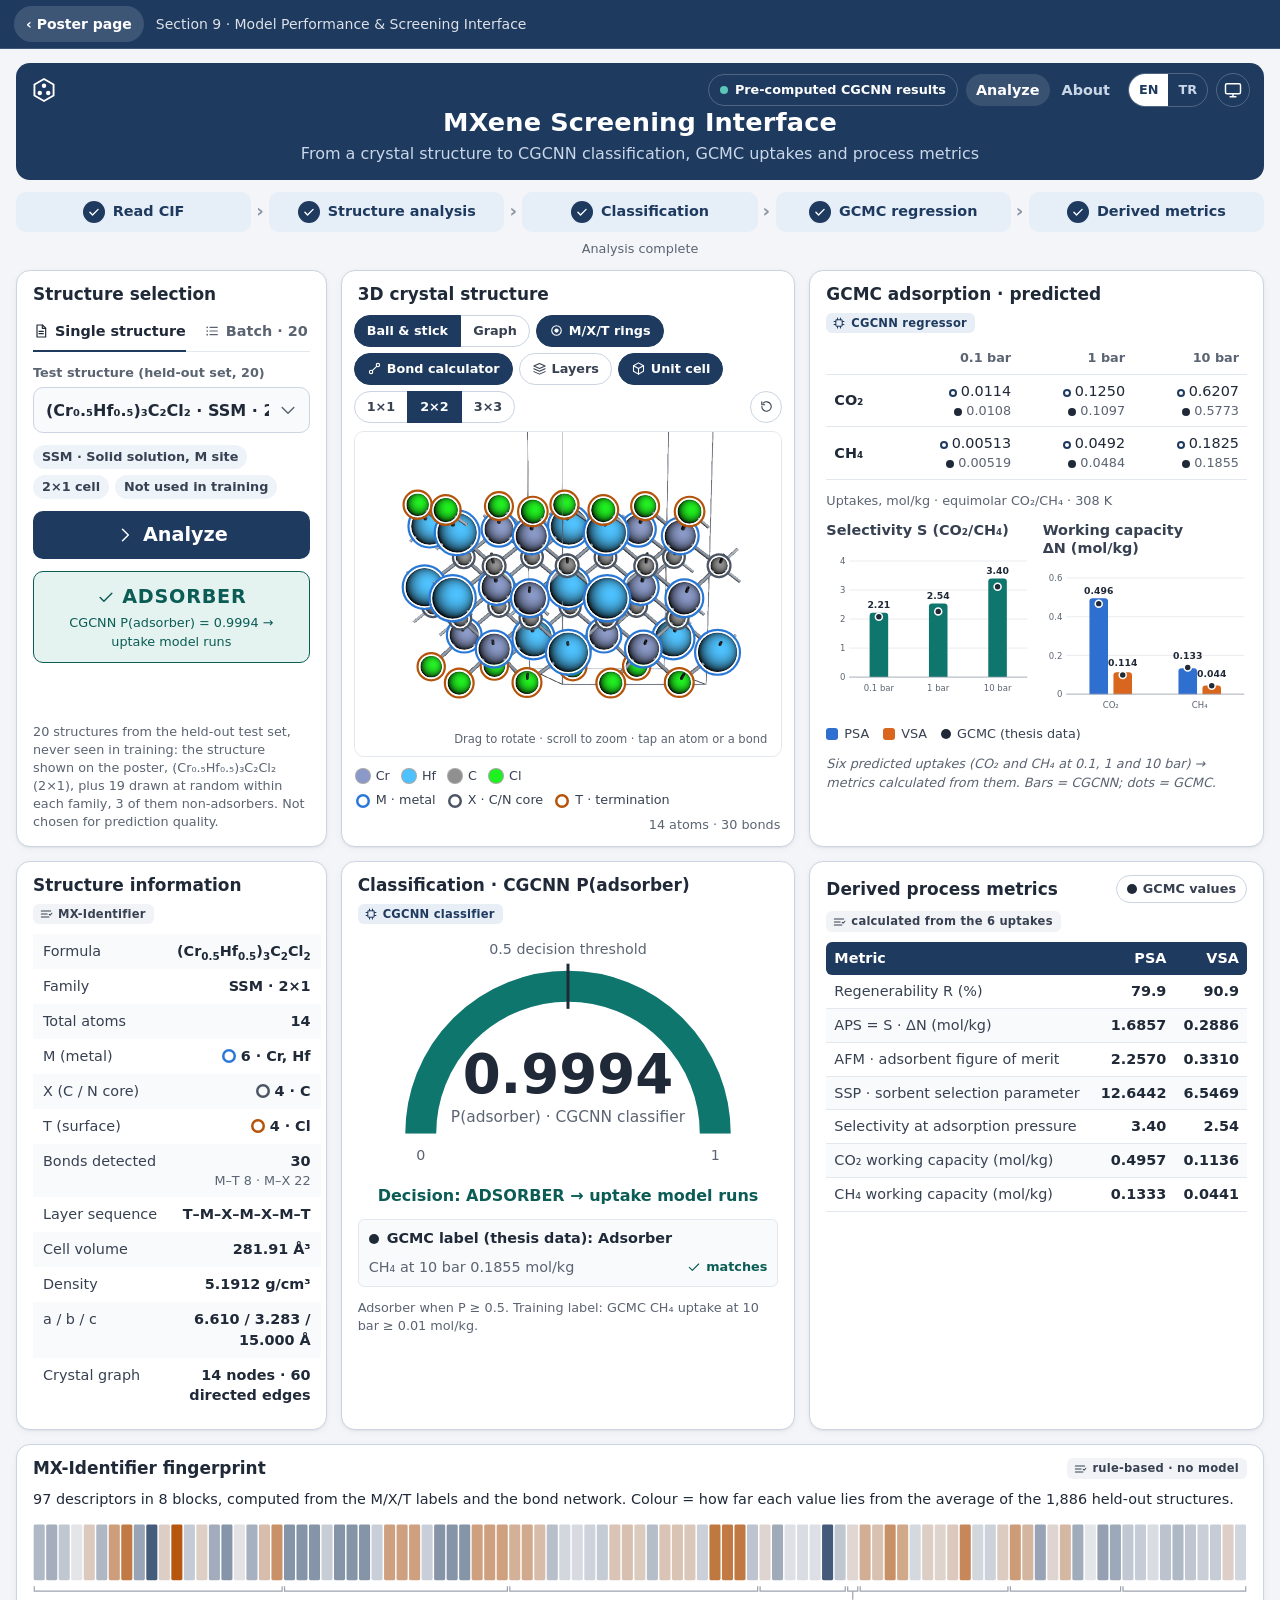
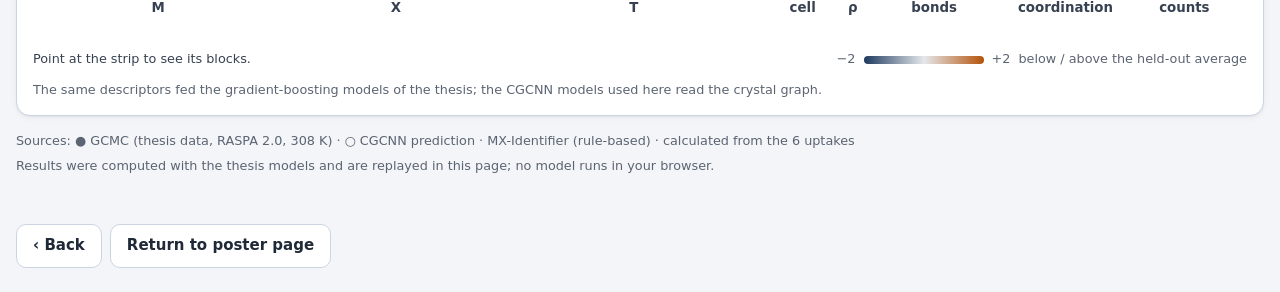
<file: interface/index.html>
<!doctype html>
<html lang="en">
<head>
  <meta charset="utf-8">
  <meta name="viewport" content="width=device-width, initial-scale=1, viewport-fit=cover">
  <meta name="robots" content="noindex, nofollow">
  <title>MXene Screening Interface</title>
  <link rel="icon" href="favicon.svg" type="image/svg+xml">
  <link rel="stylesheet" href="tokens.css">
  <link rel="stylesheet" href="app.css">
  <script>window.MXSI_SOURCE='replay';</script>
  <script src="js/boot.js"></script>
</head>
<body>
  
  <a class="skip" href="#work" data-i18n="skip">Skip to results</a>
<!--mx-return--><nav class="mx-return" aria-label="Back to the poster page"><a class="mx-return-home" href="../#s9">‹ Poster page</a><span class="mx-return-t">Section 9 · Model Performance &amp; Screening Interface</span></nav><!--/mx-return-->

  <header class="hero">
    <div class="hero-bar">
      <a class="brand" href="#analyze" aria-label="MXene Screening Interface">
        <svg class="ico brand-ico" aria-hidden="true"><use href="icons.svg#i-logo"/></svg>
        <span class="brand-tag" id="brand-tag" hidden><svg class="ico s" aria-hidden="true"><use href="icons.svg#i-lock"/></svg><span data-i18n="private_tag">Private · local</span></span>
      </a>
      <div class="hero-tools">
        <span class="chip-status" id="model-chip"><span class="status-dot" id="model-dot"></span><span class="lbl" id="model-lbl" data-i18n="models_loading">Loading</span></span>
        <nav class="tabs" aria-label="Screens" data-i18n-aria="nav_label">
          <a class="tab" href="#analyze" data-screen="analyze" data-i18n="nav_analyze">Analyze</a>
          <a class="tab" href="#about" data-screen="about" data-i18n="nav_about">About</a>
        </nav>
        <div class="seg lang" role="group" aria-label="Language" data-i18n-aria="lang_label">
          <button type="button" data-lang="en" aria-pressed="true">EN</button>
          <button type="button" data-lang="tr" aria-pressed="false">TR</button>
        </div>
        <button class="tool icon" id="btn-theme" type="button" aria-label="Theme">
          <svg class="ico" aria-hidden="true"><use id="theme-ico" href="icons.svg#i-monitor"/></svg>
        </button>
      </div>
    </div>
    <div class="hero-title">
      <h1 data-i18n="app_name">MXene Screening Interface</h1>
      <p data-i18n="app_sub">From a crystal structure to CGCNN classification, GCMC uptakes and process metrics</p>
    </div>
  </header>

  <main class="work" id="work" tabindex="-1">
    <ol class="pipe" id="pipe" aria-label="Analysis steps"></ol>
    <p class="pipe-sub" id="pipe-sub" aria-live="polite"></p>

    <div class="dash" id="screen-analyze">
      
      <section class="card a-sel" id="card-sel" aria-labelledby="sel-h"></section>

      
      <section class="card a-info single-only" id="card-info" aria-labelledby="info-h"></section>
      <section class="card a-scene single-only" id="scene" aria-labelledby="scene-title">
        <div class="card-h"><h2 id="scene-title" data-i18n="scene_title">3D crystal structure</h2></div>
        <div class="scene-bar" id="scene-bar"></div>
        <div class="viewer-wrap">
          <div class="viewer" id="viewer"></div>
          <canvas class="overlay" id="overlay" aria-hidden="true"></canvas>
          <div class="tip" id="tip" hidden></div>
          <div class="selcard" id="selcard" hidden></div>
          <div class="vmsg" id="vmsg"><span class="spinner"></span><span data-i18n="loading_scene">Loading</span></div>
          <div class="vstage" id="vstage" hidden></div>
          <div class="vhint" id="vhint" data-i18n="scene_hint">Drag to rotate · scroll to zoom · click an atom or bond</div>
        </div>
        <div class="legend" id="legend"></div>
      </section>
      <section class="card a-gauge single-only" id="card-cls" aria-labelledby="card-cls-h"></section>
      <section class="card a-gcmc single-only" id="card-up" aria-labelledby="card-up-h"></section>
      <section class="card a-proc single-only" id="card-proc" aria-labelledby="card-proc-h"></section>
      <section class="card a-fp single-only" id="fingerprint" aria-labelledby="fp-title"></section>

      
      <section class="card a-bsum batch-only" id="bsum" aria-labelledby="bsum-h"></section>
      <section class="card a-bchart batch-only" id="bchart" aria-labelledby="bchart-h"></section>
      <section class="card a-btable batch-only" id="btable" aria-labelledby="btable-h"></section>
    </div>

    <div class="about" id="screen-about" hidden></div>
    <footer class="foot" id="foot"></footer>
  </main>

  <div class="toast" id="toast" role="status" aria-live="polite" hidden></div>

  <script src="vendor/3Dmol-min.js"></script>
  <script type="module" src="js/app.js"></script>
<!--mx-return-foot--><nav class="mx-return-foot" aria-label="Page navigation"><a class="mx-rbtn" id="mx-return-back" href="../#s9">‹ Back</a><a class="mx-rbtn" href="../#s9">Return to poster page</a></nav><style>.mx-return{display:flex;align-items:center;gap:12px;padding:6px 14px;background:var(--hero-bg,#1E3A5F);color:var(--hero-ink,#FFFFFF);font:600 14px/1.3 system-ui,"Segoe UI",sans-serif;border-bottom:1px solid rgba(255,255,255,.15)}.mx-return-home{display:inline-flex;align-items:center;min-height:36px;padding:4px 12px;border-radius:999px;background:rgba(255,255,255,.14);color:inherit;text-decoration:none;white-space:nowrap}.mx-return-home:hover{background:rgba(255,255,255,.26)}.mx-return-t{opacity:.85;font-weight:400;overflow:hidden;text-overflow:ellipsis;white-space:nowrap}.mx-return-foot{display:grid;grid-template-columns:auto auto;justify-content:start;gap:8px;padding:12px 16px 24px;max-width:1280px;margin:0 auto}.mx-rbtn{display:inline-flex;align-items:center;justify-content:center;min-height:44px;padding:8px 16px;border-radius:10px;border:1px solid var(--line,#CBD5E1);background:var(--surface,#FFFFFF);color:var(--ink,#1F2937);font:700 15px/1.25 system-ui,"Segoe UI",sans-serif;text-decoration:none}.mx-rbtn:hover{border-color:var(--hero-bg,#1E3A5F)}@media (max-width:560px){.mx-return-foot{grid-template-columns:1fr 1fr}.mx-return-t{display:none}}</style><script>(function(){var b=document.getElementById('mx-return-back');if(b)b.addEventListener('click',function(e){if(history.length>1){e.preventDefault();history.back();}});})();</script><!--/mx-return-foot-->
</body>
</html>
</file>
<file: interface/tokens.css>
:root {
  color-scheme: light;
  
  --bg: #F3F5F8;
  --surface: #FFFFFF;
  --surface-2: #F8FAFC;
  --tint: #EEF3F9;
  --ink: #1F2937;
  --ink-2: #374151;
  --muted: #5B6472;
  --faint: #8A94A3;
  --rule: #CBD5E1;
  --rule-soft: #E3E8EF;
  --shadow: 0 1px 2px rgba(15, 23, 42, 0.06), 0 2px 8px rgba(15, 23, 42, 0.04);
  --shadow-pop: 0 8px 28px rgba(15, 23, 42, 0.16), 0 1px 3px rgba(15, 23, 42, 0.10);

  
  --navy: #1E3A5F;
  --teal: #0F766E;
  --orange: #B45309;
  --accent: #0F766E;
  --accent-ink: #FFFFFF;
  --accent-soft: #E4F3F0;
  --focus: #0F766E;

  
  --grp-M: #2A78D6;
  --grp-X: #4B5563;
  --grp-T: #B45309;
  --grp-U: #8A94A3;

  
  --prov-gcmc: #1F2937;
  --prov-model: #1E3A5F;
  --badge-model-bg: #E8EEF6;
  --badge-model-fg: #1E3A5F;
  --badge-gcmc-bg: #E4F3F0;
  --badge-gcmc-fg: #0B5C55;
  --badge-rule-bg: #F1F3F6;
  --badge-rule-fg: #374151;

  
  --gas-co2: #00897B;
  --gas-ch4: #7B4FB8;

  
  --psa: #2F6FD0;
  --vsa: #D9661E;
  --sel-series: #0F766E;
  
  --hero-bg: #1E3A5F;
  --strong: #1E3A5F;
  --hero-ink: #FFFFFF;
  --hero-sub: #C9D7E8;
  --hero-line: rgba(255, 255, 255, 0.22);
  --pipe-bg: #E6EEF7;
  --pipe-ink: #1E3A5F;

  
  --div-neg: #1E3A5F;
  --div-mid: #E5E7EB;
  --div-pos: #B45309;

  
  --ok-bg: #E4F3F0;
  --ok-fg: #0B5C55;
  --stop-bg: #ECEEF2;
  --stop-fg: #374151;
  --warn-bg: #FDF3E7;
  --warn-fg: #8A3F06;
  --info-bg: #EEF3F9;
  --info-fg: #1E3A5F;
  --err-bg: #FDECEC;
  --err-fg: #9B1C1C;

  
  --plate: #FFFFFF;
  --bond: #98A2B0;
  --bond-stub: #B8C0CB;
  --cell-line: #8A94A3;
  --sel: #0F766E;
  --hl: #0F766E;

  
  --grid: #E5E7EB;
  --axis: #9CA3AF;

  
  --f-body: "Carlito", Calibri, "Segoe UI", system-ui, sans-serif;
  --f-mono: "Cascadia Mono", Consolas, ui-monospace, monospace;
  --fs-2xs: 0.72rem;
  --fs-xs: 0.8rem;
  --fs-s: 0.9rem;
  --fs-m: 1rem;
  --fs-l: 1.2rem;
  --fs-xl: 1.55rem;
  --fs-2xl: 2rem;

  
  --r-s: 6px;
  --r-m: 10px;
  --r-l: 14px;
  --gap: 16px;
  --rail-w: 320px;
  --top-h: 56px;
}

@media (prefers-color-scheme: dark) {
  :root:not([data-theme="light"]) {
    color-scheme: dark;
    --bg: #0D1520;
    --surface: #142031;
    --surface-2: #18263A;
    --tint: #1A2A3E;
    --ink: #E7EDF4;
    --ink-2: #C9D3DF;
    --muted: #98A6B8;
    --faint: #6F7E92;
    --rule: #2B3B50;
    --rule-soft: #22324A;
    --shadow: 0 1px 2px rgba(0, 0, 0, 0.35);
    --shadow-pop: 0 10px 30px rgba(0, 0, 0, 0.55), 0 1px 3px rgba(0, 0, 0, 0.4);
    --navy: #A9C4E8;
    --teal: #5CC7B8;
    --orange: #F0A866;
    --accent: #5CC7B8;
    --accent-ink: #0D1520;
    --accent-soft: #163B3C;
    --focus: #5CC7B8;
    --grp-M: #6AA7F0;
    --grp-X: #B3BDCA;
    --grp-T: #F0A866;
    --grp-U: #6F7E92;
    --prov-gcmc: #E7EDF4;
    --prov-model: #A9C4E8;
    --badge-model-bg: #1D3150;
    --badge-model-fg: #C4D7F0;
    --badge-gcmc-bg: #143936;
    --badge-gcmc-fg: #9BE0D5;
    --badge-rule-bg: #1E2B3D;
    --badge-rule-fg: #C9D3DF;
    --gas-co2: #2FAA9B;
    --gas-ch4: #9A7EE3;
    --psa: #3E7FDB;
    --vsa: #CC6F2B;
    --sel-series: #5CC7B8;
    --hero-bg: #112238;
    --strong: #3A6EA5;
    --hero-ink: #E7EDF4;
    --hero-sub: #A9B8CB;
    --hero-line: rgba(255, 255, 255, 0.16);
    --pipe-bg: #1A2A3E;
    --pipe-ink: #C4D7F0;
    --div-neg: #6AA7F0;
    --div-mid: #2B3B50;
    --div-pos: #F0A866;
    --ok-bg: #143936;
    --ok-fg: #9BE0D5;
    --stop-bg: #1E2B3D;
    --stop-fg: #C9D3DF;
    --warn-bg: #3A2612;
    --warn-fg: #F7C08C;
    --info-bg: #1A2A3E;
    --info-fg: #C4D7F0;
    --err-bg: #3A1717;
    --err-fg: #F5B4B4;
    --plate: #0F1926;
    --bond: #7D8A9C;
    --bond-stub: #556274;
    --cell-line: #6F7E92;
    --sel: #5CC7B8;
    --hl: #5CC7B8;
    --grid: #22324A;
    --axis: #56657A;
  }
}

:root[data-theme="dark"] {
  color-scheme: dark;
  --bg: #0D1520;
  --surface: #142031;
  --surface-2: #18263A;
  --tint: #1A2A3E;
  --ink: #E7EDF4;
  --ink-2: #C9D3DF;
  --muted: #98A6B8;
  --faint: #6F7E92;
  --rule: #2B3B50;
  --rule-soft: #22324A;
  --shadow: 0 1px 2px rgba(0, 0, 0, 0.35);
  --shadow-pop: 0 10px 30px rgba(0, 0, 0, 0.55), 0 1px 3px rgba(0, 0, 0, 0.4);
  --navy: #A9C4E8;
  --teal: #5CC7B8;
  --orange: #F0A866;
  --accent: #5CC7B8;
  --accent-ink: #0D1520;
  --accent-soft: #163B3C;
  --focus: #5CC7B8;
  --grp-M: #6AA7F0;
  --grp-X: #B3BDCA;
  --grp-T: #F0A866;
  --grp-U: #6F7E92;
  --prov-gcmc: #E7EDF4;
  --prov-model: #A9C4E8;
  --badge-model-bg: #1D3150;
  --badge-model-fg: #C4D7F0;
  --badge-gcmc-bg: #143936;
  --badge-gcmc-fg: #9BE0D5;
  --badge-rule-bg: #1E2B3D;
  --badge-rule-fg: #C9D3DF;
  --gas-co2: #2FAA9B;
  --gas-ch4: #9A7EE3;
  --psa: #3E7FDB;
  --vsa: #CC6F2B;
  --sel-series: #5CC7B8;
  --hero-bg: #112238;
  --strong: #3A6EA5;
  --hero-ink: #E7EDF4;
  --hero-sub: #A9B8CB;
  --hero-line: rgba(255, 255, 255, 0.16);
  --pipe-bg: #1A2A3E;
  --pipe-ink: #C4D7F0;
  --div-neg: #6AA7F0;
  --div-mid: #2B3B50;
  --div-pos: #F0A866;
  --ok-bg: #143936;
  --ok-fg: #9BE0D5;
  --stop-bg: #1E2B3D;
  --stop-fg: #C9D3DF;
  --warn-bg: #3A2612;
  --warn-fg: #F7C08C;
  --info-bg: #1A2A3E;
  --info-fg: #C4D7F0;
  --err-bg: #3A1717;
  --err-fg: #F5B4B4;
  --plate: #0F1926;
  --bond: #7D8A9C;
  --bond-stub: #556274;
  --cell-line: #6F7E92;
  --sel: #5CC7B8;
  --hl: #5CC7B8;
  --grid: #22324A;
  --axis: #56657A;
}
</file>
<file: interface/app.css>
* { box-sizing: border-box; }
[hidden] { display: none !important; }
html { -webkit-text-size-adjust: 100%; }
body { margin: 0; background: var(--bg); color: var(--ink); font-family: var(--f-body); font-size: var(--fs-m); line-height: 1.45; }
h1, h2, h3 { margin: 0; color: var(--navy); line-height: 1.2; text-wrap: balance; }
p { margin: 0; }
sub, sup { font-size: 0.72em; line-height: 0; }
button, input, select { font: inherit; color: inherit; }
button { cursor: pointer; }
a { color: var(--navy); text-underline-offset: 2px; }
:focus-visible { outline: 3px solid var(--focus); outline-offset: 2px; }
.ico { width: 20px; height: 20px; flex: none; fill: none; stroke: currentColor; stroke-width: 1.75; stroke-linecap: round; stroke-linejoin: round; vertical-align: middle; }
.ico.s { width: 16px; height: 16px; }
.num, .tnum { font-variant-numeric: tabular-nums; }
.mono { font-family: var(--f-mono); font-size: 0.86em; }
.muted { color: var(--muted); }
.small { font-size: var(--fs-s); }
.xs { font-size: var(--fs-xs); }
.sr { position: absolute; width: 1px; height: 1px; overflow: hidden; clip: rect(0 0 0 0); white-space: nowrap; }
.skip { position: absolute; left: 12px; top: -60px; z-index: 100; background: var(--accent); color: var(--accent-ink); padding: 8px 14px;
        border-radius: var(--r-s); font-weight: 700; text-decoration: none; }
.skip:focus { top: 8px; }
.spinner { width: 18px; height: 18px; border-radius: 50%; border: 2px solid var(--rule); border-top-color: var(--accent); animation: spin 0.9s linear infinite; }
.spinner.sm { width: 13px; height: 13px; border-width: 2px; display: inline-block; vertical-align: -2px; }
.spinner.inv { border-color: rgba(255, 255, 255, 0.35); border-top-color: #FFFFFF; }
@keyframes spin { to { transform: rotate(360deg); } }

.hero { max-width: 1480px; margin: 14px auto 0; padding: 0 16px; }
.hero > * { background: var(--hero-bg); color: var(--hero-ink); }
.hero-bar { display: flex; align-items: center; gap: 12px; padding: 10px 14px 0; border-radius: var(--r-l) var(--r-l) 0 0; }
.hero-title { text-align: center; padding: 0 18px 15px; border-radius: 0 0 var(--r-l) var(--r-l); }
.hero-title h1 { color: var(--hero-ink); font-size: 1.6rem; letter-spacing: 0.005em; }
.hero-title p { color: var(--hero-sub); margin-top: 4px; font-size: var(--fs-m); }
.brand { display: inline-flex; align-items: center; gap: 10px; color: var(--hero-ink); text-decoration: none; }
.brand-ico { width: 28px; height: 28px; color: var(--hero-ink); stroke-width: 1.6; }
.brand-tag { display: inline-flex; align-items: center; gap: 4px; padding: 2px 8px; border-radius: 999px; border: 1px solid var(--hero-line);
             color: var(--hero-sub); font-size: var(--fs-2xs); font-weight: 700; letter-spacing: 0.04em; text-transform: uppercase; white-space: nowrap; }
.hero-tools { margin-left: auto; display: flex; align-items: center; gap: 8px; flex-wrap: wrap; justify-content: flex-end; }
.chip-status { display: inline-flex; align-items: center; gap: 7px; min-height: 32px; padding: 0 11px; border: 1px solid var(--hero-line); border-radius: 999px;
               color: var(--hero-ink); font-size: var(--fs-xs); font-weight: 700; white-space: nowrap; }
.status-dot { width: 8px; height: 8px; border-radius: 50%; background: var(--hero-sub); flex: none; }
.status-dot.ok { background: #5CC7B8; }
.status-dot.err { background: #F5B4B4; }
.tabs { display: flex; gap: 2px; }
.tab { display: inline-flex; align-items: center; min-height: 32px; padding: 0 10px; border-radius: 999px; color: var(--hero-sub); font-weight: 700;
       font-size: var(--fs-s); text-decoration: none; }
.tab:hover { color: var(--hero-ink); }
.tab[aria-current="page"] { color: var(--hero-ink); background: rgba(255, 255, 255, 0.12); }
.seg { display: inline-flex; border: 1px solid var(--hero-line); border-radius: 999px; overflow: hidden; }
.seg button { border: 0; background: transparent; min-height: 32px; padding: 0 10px; color: var(--hero-sub); font-weight: 700; font-size: var(--fs-xs); }
.seg button[aria-pressed="true"] { background: var(--hero-ink); color: var(--hero-bg); }
.tool.icon { display: inline-flex; align-items: center; justify-content: center; width: 34px; height: 34px; padding: 0; border: 1px solid var(--hero-line);
             border-radius: 50%; background: transparent; color: var(--hero-ink); }
.tool.icon:hover, .seg:hover { border-color: var(--hero-sub); }

.work { max-width: 1480px; margin: 0 auto; padding: 12px 16px 36px; display: flex; flex-direction: column; gap: 12px; }
.pipe { list-style: none; margin: 0; padding: 0; display: grid; grid-template-columns: repeat(5, minmax(0, 1fr)); gap: 0 18px; counter-reset: none; }
.pipe li { position: relative; }
.pipe li + li::before { content: "›"; position: absolute; left: -13px; top: 50%; transform: translateY(-52%); color: var(--faint); font-size: 1.15rem; font-weight: 700; }
.pstep { display: flex; align-items: center; justify-content: center; gap: 8px; min-height: 40px; padding: 4px 10px; border-radius: var(--r-m);
         background: var(--pipe-bg); color: var(--pipe-ink); font-weight: 700; font-size: var(--fs-s); text-align: center; border: 1.5px solid transparent;
         transition: background 0.25s ease, border-color 0.25s ease; }
.pstep .pn { flex: none; width: 22px; height: 22px; border-radius: 50%; display: inline-flex; align-items: center; justify-content: center;
             background: var(--surface); color: var(--pipe-ink); font-size: var(--fs-2xs); box-shadow: inset 0 0 0 1.5px currentColor; }
.pstep .pn .ico { width: 14px; height: 14px; stroke-width: 2.4; }
.pstep .ps { display: none; }
.pstep.pending { color: var(--muted); }
.pstep.active { background: var(--surface); border-color: var(--accent); color: var(--navy); }
.pstep.active .pn { background: var(--accent); color: var(--accent-ink); box-shadow: 0 0 0 4px var(--accent-soft); animation: pulse 1.1s ease-in-out infinite; }
.pstep.done .pn { background: var(--navy); color: var(--surface); box-shadow: none; }
.pstep.skipped { color: var(--muted); }
@keyframes pulse { 50% { box-shadow: 0 0 0 7px var(--accent-soft); } }
.pipe-sub { min-height: 1.3em; text-align: center; font-size: var(--fs-xs); color: var(--muted); margin-top: -4px; }

.dash { display: grid; gap: 14px; align-items: stretch;
        grid-template-columns: minmax(290px, 0.82fr) minmax(0, 1.2fr) minmax(0, 1.2fr);
        grid-template-areas: "sel scene gcmc" "info gauge proc" "fp fp fp"; }
.dash.batch { grid-template-areas: "sel bsum bsum" "bchart btable btable"; }
.dash.batch .single-only, .dash:not(.batch) .batch-only { display: none; }
.a-sel { grid-area: sel; } .a-info { grid-area: info; } .a-scene { grid-area: scene; } .a-gauge { grid-area: gauge; }
.a-gcmc { grid-area: gcmc; } .a-proc { grid-area: proc; } .a-fp { grid-area: fp; }
.a-bsum { grid-area: bsum; } .a-bchart { grid-area: bchart; } .a-btable { grid-area: btable; }

.card { background: var(--surface); border: 1px solid var(--rule); border-radius: var(--r-l); box-shadow: var(--shadow); min-width: 0;
        display: flex; flex-direction: column; }
.card-h { display: flex; align-items: center; justify-content: space-between; gap: 8px 10px; padding: 13px 16px 0; flex-wrap: wrap; }
.card-h h2 { font-size: 1.06rem; color: var(--ink); font-weight: 700; }
.card-b { padding: 10px 16px 16px; display: flex; flex-direction: column; gap: 12px; flex: 1; }
.card.pending .card-b { justify-content: center; }
.card-note { font-size: var(--fs-xs); color: var(--muted); font-style: italic; }
.ph { display: flex; flex-direction: column; align-items: center; justify-content: center; gap: 8px; min-height: 120px; color: var(--faint);
      font-size: var(--fs-s); text-align: center; border: 1.5px dashed var(--rule); border-radius: var(--r-m); padding: 16px; }

.badge { display: inline-flex; align-items: center; gap: 5px; padding: 2px 8px 2px 6px; border-radius: var(--r-s); font-size: var(--fs-2xs);
         font-weight: 700; letter-spacing: 0.02em; white-space: nowrap; }
.badge .ico { width: 14px; height: 14px; }
.b-model { background: var(--badge-model-bg); color: var(--badge-model-fg); }
.b-gcmc { background: var(--badge-gcmc-bg); color: var(--badge-gcmc-fg); }
.b-rule { background: var(--badge-rule-bg); color: var(--badge-rule-fg); }
.mk { display: inline-block; width: 10px; height: 10px; border-radius: 50%; flex: none; vertical-align: -0.05em; }
.mk.gcmc { background: var(--prov-gcmc); }
.mk.model { background: transparent; box-shadow: inset 0 0 0 2px var(--prov-model); }

.mtabs { display: flex; gap: 18px; border-bottom: 1px solid var(--rule-soft); }
.mtabs button { border: 0; background: transparent; padding: 6px 0 8px; color: var(--muted); font-weight: 700; font-size: var(--fs-s);
                border-bottom: 2.5px solid transparent; margin-bottom: -1px; display: inline-flex; align-items: center; gap: 6px; }
.mtabs button[aria-selected="true"] { color: var(--ink); border-bottom-color: var(--navy); }
.field { display: flex; flex-direction: column; gap: 5px; }
.field label { font-size: var(--fs-xs); color: var(--muted); font-weight: 700; }
.selbox { position: relative; }
.selbox select { width: 100%; appearance: none; min-height: 46px; padding: 8px 40px 8px 12px; border: 1px solid var(--rule); border-radius: var(--r-m);
                 background: var(--surface-2); color: var(--ink); font-size: var(--fs-m); font-weight: 700; }
.selbox select:hover { border-color: var(--accent); }
.selbox .ico { position: absolute; right: 12px; top: 50%; transform: translateY(-50%); pointer-events: none; color: var(--muted); }
.metarow { display: flex; flex-wrap: wrap; gap: 6px; }
.tag { display: inline-flex; align-items: center; gap: 6px; min-height: 24px; padding: 0 9px; border-radius: 999px; font-size: var(--fs-xs);
       font-weight: 700; background: var(--tint); color: var(--ink-2); white-space: nowrap; }
.tag.ok { background: var(--ok-bg); color: var(--ok-fg); }
.tag.stop { background: var(--stop-bg); color: var(--stop-fg); }
.primary { display: inline-flex; align-items: center; justify-content: center; gap: 8px; min-height: 48px; width: 100%; border: 0; border-radius: var(--r-m);
           background: var(--strong); color: #FFFFFF; font-weight: 700; font-size: var(--fs-l); }
.primary:hover:not(:disabled) { filter: brightness(1.12); }
.primary:disabled { opacity: 0.55; cursor: default; }
.linkbtn { border: 0; background: transparent; color: var(--navy); font-weight: 700; font-size: var(--fs-s); padding: 2px; text-decoration: underline; text-underline-offset: 2px; }
.verdict-box { border: 1.5px solid var(--ok-fg); background: var(--ok-bg); color: var(--ok-fg); border-radius: var(--r-m); padding: 11px 12px;
               display: flex; flex-direction: column; align-items: center; gap: 3px; text-align: center; }
.verdict-box.stop { border-color: var(--stop-fg); background: var(--stop-bg); color: var(--stop-fg); }
.verdict-box b { font-size: var(--fs-l); letter-spacing: 0.04em; display: inline-flex; align-items: center; gap: 6px; }
.verdict-box span { font-size: var(--fs-xs); }
.verdict-box.fresh { animation: rise 0.45s ease-out; }
.tr-line { font-size: var(--fs-xs); color: var(--muted); line-height: 1.4; margin-top: auto; }
@keyframes rise { from { opacity: 0; transform: translateY(6px); } to { opacity: 1; transform: none; } }

table.kvt { width: 100%; border-collapse: collapse; font-size: var(--fs-s); }
.kvt th, .kvt td { padding: 7px 10px; text-align: left; vertical-align: top; }
.kvt th { color: var(--ink-2); font-weight: 400; white-space: nowrap; }
.kvt td { text-align: right; font-weight: 700; color: var(--ink); font-variant-numeric: tabular-nums; }
.kvt tr:nth-child(odd) { background: var(--surface-2); }
.kvt td .sub { display: block; font-weight: 400; color: var(--muted); font-size: var(--fs-xs); }
.kvt td.wait { color: var(--faint); font-weight: 400; }
.kvt .ring { display: inline-block; vertical-align: -2px; margin-right: 5px; }

.scene-bar { display: flex; flex-wrap: wrap; align-items: center; gap: 6px; padding: 10px 12px 8px; }
.pill { display: inline-flex; align-items: center; gap: 5px; min-height: 32px; padding: 0 12px; border: 1px solid var(--rule); border-radius: 999px;
        background: var(--surface); color: var(--ink-2); font-size: var(--fs-xs); font-weight: 700; }
.pill:hover:not(:disabled) { border-color: var(--accent); }
.pill[aria-pressed="true"] { background: var(--strong); border-color: var(--strong); color: #FFFFFF; }
.pill .ico { width: 15px; height: 15px; }
.pill.icon { width: 32px; padding: 0; justify-content: center; }
.pill:disabled { opacity: 0.45; cursor: default; }
.bar-end { margin-left: auto; }
.segp { display: inline-flex; }
.segp .pill { border-radius: 0; margin-left: -1px; }
.segp .pill:first-child { border-radius: 999px 0 0 999px; margin-left: 0; }
.segp .pill:last-child { border-radius: 0 999px 999px 0; }
.segp .pill[aria-pressed="true"] { position: relative; z-index: 1; }
.pipe.batchrun .pstep.active .pn { animation: none; }
.viewer-wrap { position: relative; background: var(--plate); margin: 0 12px; border: 1px solid var(--rule-soft); border-radius: var(--r-m); overflow: hidden; flex: 1; }
.viewer { position: relative; width: 100%; height: clamp(260px, 36vh, 440px); touch-action: none; }
.viewer canvas { touch-action: none; }
.overlay { position: absolute; inset: 0; pointer-events: none; z-index: 2; }
.vmsg { position: absolute; inset: 0; z-index: 3; display: flex; align-items: center; justify-content: center; gap: 10px; color: var(--muted);
        font-size: var(--fs-s); text-align: center; padding: 16px; background: var(--plate); }
.vhint { position: absolute; right: 8px; bottom: 6px; z-index: 3; font-size: var(--fs-2xs); color: var(--muted); pointer-events: none;
         background: color-mix(in srgb, var(--plate) 85%, transparent); padding: 2px 6px; border-radius: 4px; }
.vstage { position: absolute; left: 10px; bottom: 10px; z-index: 4; display: inline-flex; align-items: center; gap: 8px; padding: 5px 11px; border-radius: 999px;
          background: var(--surface); border: 1px solid var(--accent); color: var(--navy); font-weight: 700; font-size: var(--fs-xs); box-shadow: var(--shadow); }
.tip { position: absolute; z-index: 5; pointer-events: none; padding: 4px 8px; border-radius: var(--r-s); background: var(--ink); color: var(--surface);
       font-size: var(--fs-xs); font-weight: 700; white-space: nowrap; transform: translate(-50%, calc(-100% - 10px)); }
.selcard { position: absolute; left: 10px; top: 10px; z-index: 4; width: min(300px, calc(100% - 20px)); max-height: calc(100% - 20px); overflow: auto;
           background: var(--surface); border: 1px solid var(--rule); border-left: 4px solid var(--sel); border-radius: var(--r-m); box-shadow: var(--shadow-pop);
           padding: 10px 12px; display: flex; flex-direction: column; gap: 7px; font-size: var(--fs-s); }
.selcard h3 { display: flex; align-items: center; gap: 8px; font-size: var(--fs-m); color: var(--ink); }
.selcard .x { margin-left: auto; border: 0; background: transparent; color: var(--muted); width: 30px; height: 30px; border-radius: 50%;
              display: inline-flex; align-items: center; justify-content: center; }
.selcard .x:hover { background: var(--tint); color: var(--ink); }
.sw { width: 14px; height: 14px; border-radius: 50%; flex: none; box-shadow: 0 0 0 1px rgba(0, 0, 0, 0.35); }
.ring { width: 14px; height: 14px; border-radius: 50%; flex: none; background: transparent; }
.ring.M { box-shadow: inset 0 0 0 2.5px var(--grp-M); }
.ring.X { box-shadow: inset 0 0 0 2.5px var(--grp-X); }
.ring.T { box-shadow: inset 0 0 0 2.5px var(--grp-T); }
.ring.Unknown { box-shadow: inset 0 0 0 2px var(--grp-U); }
.g-M { color: var(--grp-M); } .g-X { color: var(--grp-X); } .g-T { color: var(--grp-T); } .g-Unknown { color: var(--grp-U); }
.kv { display: grid; grid-template-columns: auto minmax(0, 1fr); gap: 3px 12px; margin: 0; }
.kv dt { color: var(--muted); }
.kv dd { margin: 0; text-align: right; font-variant-numeric: tabular-nums; }
.blist { list-style: none; margin: 0; padding: 0; display: flex; flex-direction: column; gap: 2px; }
.blist button { width: 100%; display: flex; justify-content: space-between; gap: 8px; padding: 4px 6px; border: 0; border-radius: 4px;
                background: transparent; text-align: left; font-size: var(--fs-xs); }
.blist button:hover { background: var(--tint); }
.blist .d { font-variant-numeric: tabular-nums; color: var(--ink-2); }
.chip { border: 1px solid var(--rule); border-radius: 999px; background: var(--surface); padding: 2px 9px; font-size: var(--fs-xs); font-weight: 700; }
.legend { display: flex; flex-wrap: wrap; align-items: center; gap: 6px 14px; padding: 10px 14px 12px; font-size: var(--fs-xs); color: var(--ink-2); }
.legend .grp { display: inline-flex; align-items: center; gap: 6px; }
.legend .lgrp { display: flex; flex-wrap: wrap; align-items: center; gap: 6px 12px; }

.legend .cnt { margin-left: auto; color: var(--muted); white-space: nowrap; }

.gauge { width: 100%; max-width: 380px; height: auto; display: block; margin: 0 auto; }
.gauge text { font-family: var(--f-body); fill: var(--muted); font-size: 12px; }
.gauge .gv { fill: var(--ink); font-size: 46px; font-weight: 700; }
.gauge .gl { fill: var(--muted); font-size: 13px; }
.gauge .track { stroke: var(--rule-soft); }
.gauge .fillarc.ok { stroke: var(--accent); }
.gauge .fillarc.stop { stroke: var(--faint); }
.gauge .thr { stroke: var(--ink); }
.gauge.grow .fillarc { animation: arcin 0.7s ease-out; }
@keyframes arcin { from { stroke-dashoffset: var(--arc-len); } }
.decision { text-align: center; font-weight: 700; font-size: var(--fs-m); }
.decision.ok { color: var(--ok-fg); }
.decision.stop { color: var(--stop-fg); }
.truth { display: flex; align-items: center; gap: 8px; flex-wrap: wrap; padding: 8px 10px; border-radius: var(--r-s); background: var(--surface-2);
         border: 1px solid var(--rule-soft); font-size: var(--fs-s); }
.truth .agree { margin-left: auto; display: inline-flex; align-items: center; gap: 4px; font-weight: 700; font-size: var(--fs-xs); }
.agree.yes { color: var(--ok-fg); }
.agree.no { color: var(--warn-fg); }
.defn { font-size: var(--fs-xs); color: var(--muted); }

.tbl-wrap { overflow-x: auto; }
table.t { border-collapse: collapse; width: 100%; font-size: var(--fs-s); font-variant-numeric: tabular-nums; }
.t th, .t td { padding: 6px 8px; border-bottom: 1px solid var(--rule-soft); text-align: right; white-space: nowrap; }
.t th:first-child, .t td:first-child { text-align: left; }
.t thead th { color: var(--muted); font-weight: 700; font-size: var(--fs-xs); }
.t tbody th { font-weight: 700; color: var(--ink); }
.t td.und { color: var(--faint); }
.t .g2 { display: block; color: var(--muted); font-size: var(--fs-xs); font-weight: 400; }
.t .g2 .mk { width: 8px; height: 8px; margin-right: 4px; }
.t .m1 .mk { width: 8px; height: 8px; margin-right: 4px; }
table.navy thead th { background: var(--strong); color: #FFFFFF; border-bottom: 0; font-size: var(--fs-s); }
table.navy thead th:first-child { border-radius: var(--r-s) 0 0 var(--r-s); }
table.navy thead th:last-child { border-radius: 0 var(--r-s) var(--r-s) 0; }
table.navy tbody tr:nth-child(even) { background: var(--surface-2); }
table.navy tbody th { font-weight: 400; color: var(--ink-2); white-space: normal; }
table.navy tbody td { font-weight: 700; color: var(--ink); }
.charts2 { display: grid; grid-template-columns: repeat(2, minmax(0, 1fr)); gap: 12px; }
.ch { display: flex; flex-direction: column; gap: 4px; min-width: 0; }
.ch h3 { font-size: var(--fs-s); color: var(--ink-2); font-weight: 700; }
.chart { width: 100%; height: auto; display: block; }
.chart text { font-family: var(--f-body); fill: var(--muted); font-size: 11px; }
.chart .val { fill: var(--ink); font-weight: 700; font-size: 12px; }
.chart .grid { stroke: var(--grid); stroke-width: 1; }
.chart .axis { stroke: var(--axis); stroke-width: 1; }
.chart .hit { fill: transparent; }
.chart .hit:hover + .mark, .chart g.bar:hover .mark { filter: brightness(1.12); }
.legend-inline { display: flex; flex-wrap: wrap; gap: 6px 14px; font-size: var(--fs-xs); color: var(--ink-2); }
.legend-inline span { display: inline-flex; align-items: center; gap: 6px; }
.legend-inline .swb { width: 12px; height: 12px; border-radius: 3px; display: inline-block; }
.skipbox { display: flex; gap: 10px; align-items: flex-start; padding: 10px 12px; border-radius: var(--r-m); background: var(--stop-bg); color: var(--stop-fg); font-size: var(--fs-s); }
.togg { display: inline-flex; align-items: center; gap: 6px; border: 1px solid var(--rule); border-radius: 999px; background: var(--surface); padding: 2px 10px;
        min-height: 28px; font-size: var(--fs-xs); font-weight: 700; color: var(--ink-2); }
.togg[aria-pressed="true"] { border-color: var(--navy); color: var(--navy); background: var(--tint); }
.card.fresh .card-b { animation: rise 0.45s ease-out; }

.barcode { width: 100%; height: auto; display: block; }
.barcode text { font-family: var(--f-body); font-size: 11px; fill: var(--muted); }
.barcode .blk { fill: var(--ink-2); font-weight: 700; }
.barcode.reveal rect[data-i] { animation: barin 0.35s ease-out both; }
@keyframes barin { from { opacity: 0; transform: scaleY(0.2); transform-origin: center; } to { opacity: 1; transform: none; } }
.fp-row { display: flex; align-items: center; justify-content: space-between; gap: 8px 16px; flex-wrap: wrap; }
.fp-scale { display: flex; align-items: center; gap: 8px; font-size: var(--fs-xs); color: var(--muted); }
.fp-scale i { display: block; width: 120px; height: 8px; border-radius: 4px; background: linear-gradient(90deg, var(--div-neg), var(--div-mid), var(--div-pos)); }
.fp-tip { min-height: 1.4em; font-size: var(--fs-xs); color: var(--ink-2); font-variant-numeric: tabular-nums; }

.bclock { display: flex; flex-wrap: wrap; align-items: center; gap: 8px 14px; }
.clock { display: inline-flex; align-items: center; gap: 7px; min-width: 6.2em; color: var(--navy); font-weight: 700; }
.clock .ico { width: 20px; height: 20px; }
.clock .cv { font-size: var(--fs-xl); line-height: 1; }
.prog { display: block; flex: 1 1 200px; height: 8px; border-radius: 4px; background: var(--rule-soft); overflow: hidden; }
.prog i { display: block; height: 100%; background: var(--accent); border-radius: 4px; transition: width 0.3s ease; }
.bsum-box { display: inline-flex; align-items: center; gap: 9px; padding: 8px 16px 8px 12px; border: 1.5px solid var(--accent); border-radius: var(--r-m);
            background: var(--accent-soft); color: var(--navy); font-size: var(--fs-l); font-weight: 700; }
.bsum-box .ico { width: 20px; height: 20px; }
.pace-note { margin: 0; color: var(--muted); font-size: var(--fs-xs); max-width: 92ch; }
.tiles { display: grid; grid-template-columns: repeat(4, minmax(0, 1fr)); gap: 10px; }
.tile { background: var(--surface-2); border: 1px solid var(--rule-soft); border-radius: var(--r-m); padding: 10px 14px; display: flex; flex-direction: column; gap: 2px; }
.tile .tl { font-size: var(--fs-xs); font-weight: 700; color: var(--muted); }
.tile .tv { font-size: var(--fs-xl); font-weight: 700; color: var(--ink); }
.pill-s { display: inline-flex; align-items: center; padding: 1px 9px; border-radius: 999px; font-size: var(--fs-xs); font-weight: 700; }
.pill-s.ok { background: var(--ok-bg); color: var(--ok-fg); }
.pill-s.stop { background: var(--stop-bg); color: var(--stop-fg); }
.t.batch td, .t.batch th { vertical-align: middle; }
.t.batch tbody tr.done { cursor: pointer; }
.t.batch tbody tr.done:hover { background: var(--tint); }
.t.batch tbody tr.done:focus-visible { outline: 3px solid var(--focus); outline-offset: -3px; }
.t.batch tr.st-wait th, .t.batch tr.st-wait td { color: var(--faint); }
.t.batch tr.st-run { background: var(--accent-soft); }
.t.batch .pair > div > span { display: block; white-space: nowrap; line-height: 1.25; }
.t.batch .agree { margin-left: 6px; vertical-align: -2px; }
.thbtn { border: 0; background: transparent; padding: 0; font: inherit; color: inherit; font-weight: 700; cursor: pointer; }
.thbtn:disabled { cursor: default; }
.ok-ico { color: var(--accent); display: inline-flex; }

.about { max-width: 52rem; margin: 0 auto; display: flex; flex-direction: column; gap: 16px; width: 100%; }
.about h1 { font-size: var(--fs-2xl); }
.about h2 { font-size: var(--fs-l); }
.about p, .about li { color: var(--ink-2); max-width: 68ch; }
.about ul, .about ol { margin: 0; padding-left: 1.2em; display: flex; flex-direction: column; gap: 4px; }
.about .card { padding: 16px 18px; gap: 8px; }
.foot { color: var(--muted); font-size: var(--fs-xs); display: flex; flex-wrap: wrap; gap: 6px 16px; padding-top: 4px; }
.foot .ico { width: 14px; height: 14px; }
.toast { position: fixed; left: 50%; bottom: 20px; transform: translateX(-50%); z-index: 90; background: var(--ink); color: var(--surface);
         padding: 10px 16px; border-radius: var(--r-m); box-shadow: var(--shadow-pop); font-size: var(--fs-s); max-width: calc(100vw - 32px); }

@media (max-width: 1180px) {
  .dash { grid-template-columns: minmax(0, 1fr) minmax(0, 1fr); grid-template-areas: "sel gauge" "scene scene" "gcmc proc" "info fp"; }
  .dash.batch { grid-template-areas: "sel bsum" "btable btable" "bchart bchart"; }
  .a-fp .barcode { max-width: 100%; }
}
@media (max-width: 860px) {
  .pipe { gap: 0 10px; }
  .pipe li + li::before { left: -8px; }
  .pstep { flex-direction: column; gap: 3px; padding: 6px 4px; font-size: var(--fs-2xs); min-height: 52px; }
  .tiles { grid-template-columns: repeat(2, minmax(0, 1fr)); }
}
@media (max-width: 760px) {
  .hero { margin-top: 0; padding: 0; }
  .hero-bar { border-radius: 0; padding: 8px 12px 0; }
  .hero-title { border-radius: 0; padding: 2px 14px 14px; text-align: left; }
  .hero-title h1 { font-size: 1.32rem; }
  .hero-title p { font-size: var(--fs-s); }
  .chip-status .lbl, .brand-tag { display: none; }
  .chip-status { padding: 0 9px; }
  .tab { padding: 0 8px; }
  .work { padding: 10px 12px 28px; }
  .dash, .dash.batch { grid-template-columns: minmax(0, 1fr); gap: 12px; }
  .dash { grid-template-areas: "sel" "gauge" "scene" "gcmc" "proc" "info" "fp"; }
  .dash.batch { grid-template-areas: "sel" "bsum" "btable" "bchart"; }
  .pstep .pl { display: none; }
  .pstep .ps { display: block; }
  .pstep { min-height: 50px; padding: 5px 2px; }
  .card-h { padding: 12px 14px 0; }
  .card-b { padding: 10px 14px 14px; }
  .viewer { height: clamp(280px, 78vw, 400px); }
  .viewer-wrap { margin: 0 10px; }
  .scene-bar { padding: 8px 10px; }
  .charts2 { grid-template-columns: minmax(0, 1fr); }
  .charts2 .ch > div { width: 100%; max-width: 330px; margin: 0 auto; }
  .selcard { position: static; width: auto; max-height: none; margin: 0; border-radius: 0; box-shadow: none; border-left-width: 4px; border-right: 0; border-top: 0; }
  .bsum-box { font-size: var(--fs-m); }
  .clock .cv { font-size: var(--fs-l); }
  
  .t.batch thead { display: none; }
  .t.batch, .t.batch tbody, .t.batch tr { display: block; width: 100%; }
  .t.batch tr { border: 1px solid var(--rule-soft); border-radius: var(--r-m); padding: 8px 10px; margin-bottom: 8px; }
  .t.batch th, .t.batch td { display: flex; justify-content: space-between; gap: 10px; border: 0; padding: 3px 0; white-space: normal; text-align: right; }
  .t.batch td::before { content: attr(data-l); color: var(--muted); font-weight: 400; text-align: left; }
  .t.batch td.pair { align-items: flex-start; }
  .t.batch td.pair > div { display: flex; flex-direction: column; align-items: flex-end; }
}
@media (max-width: 420px) {
  .seg button { padding: 0 8px; }
  .hero-tools { gap: 6px; }
}
@media (prefers-reduced-motion: reduce) {
  *, *::before, *::after { transition: none !important; animation-duration: 0.001ms !important; animation-iteration-count: 1 !important; }
}
@media (forced-colors: active) {
  .ring { border: 2px solid CanvasText; box-shadow: none; }
  .mk.model { border: 2px solid CanvasText; box-shadow: none; }
}
</file>
